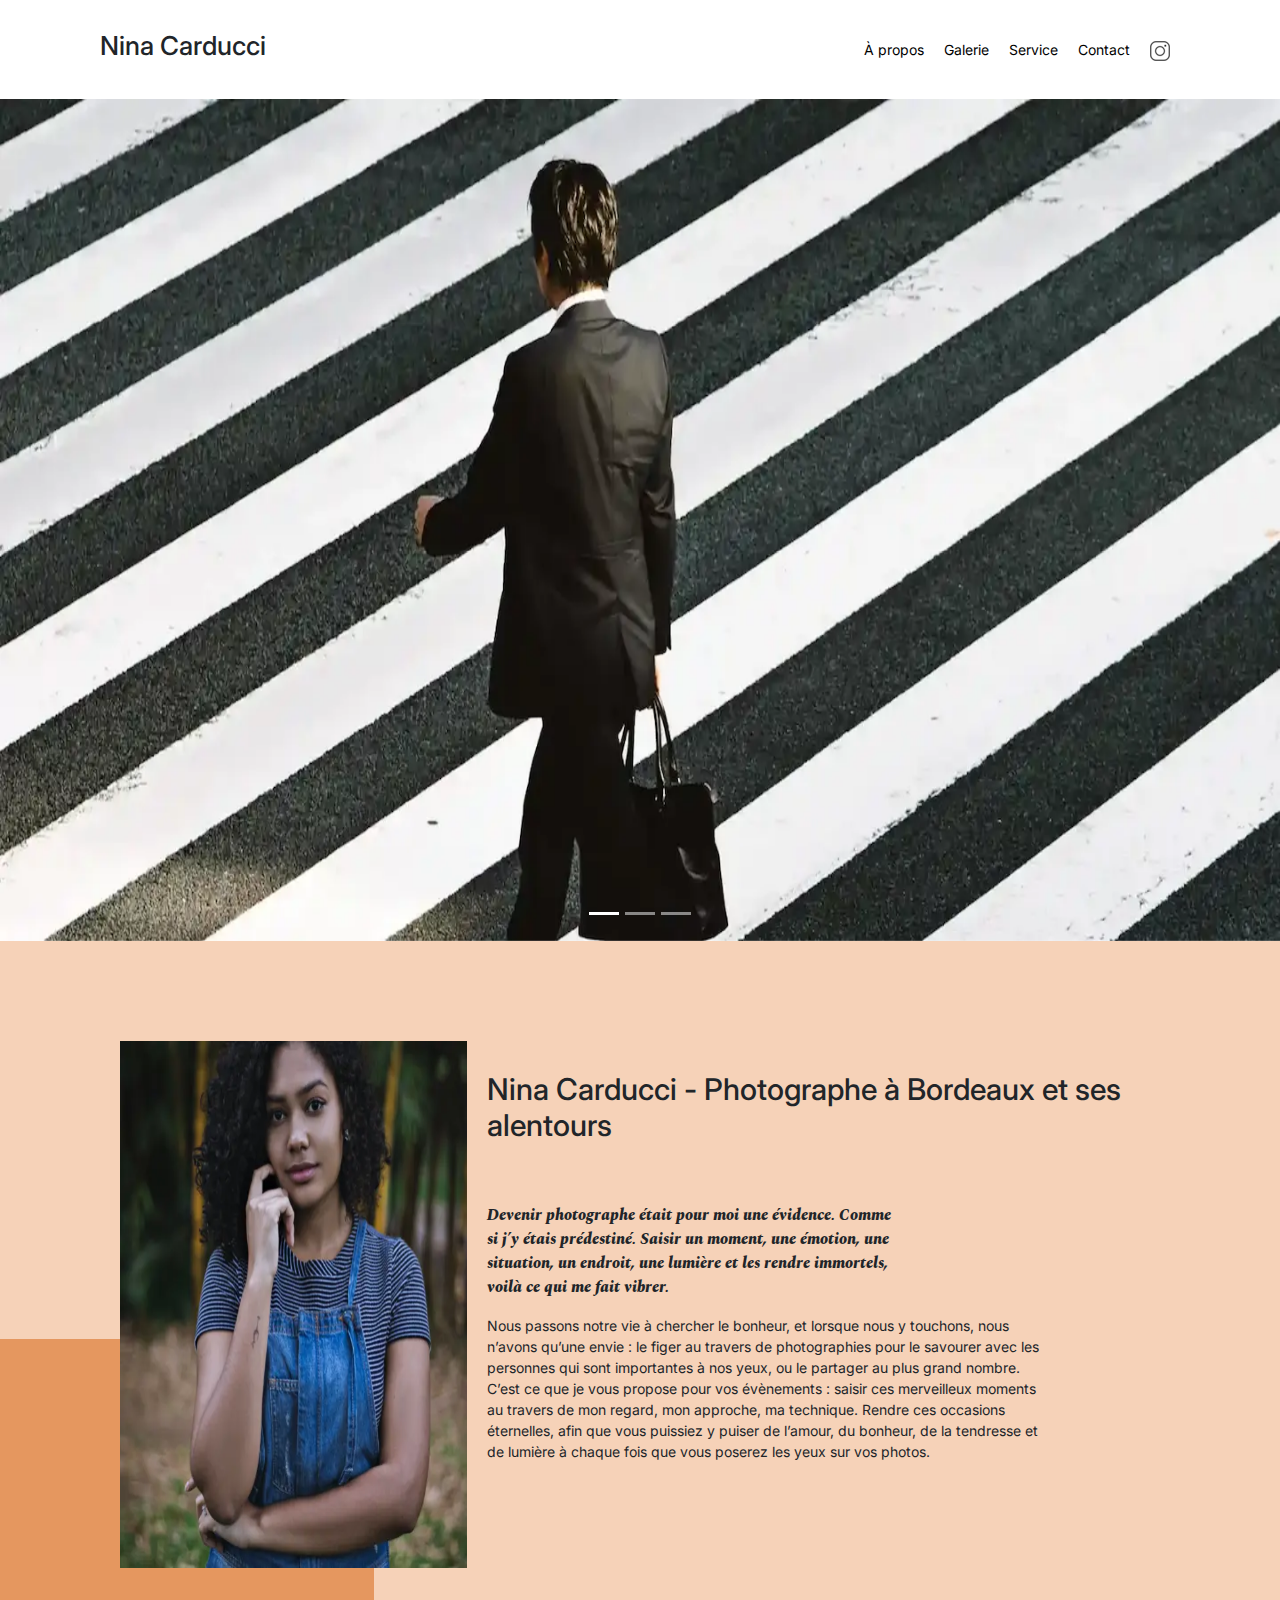
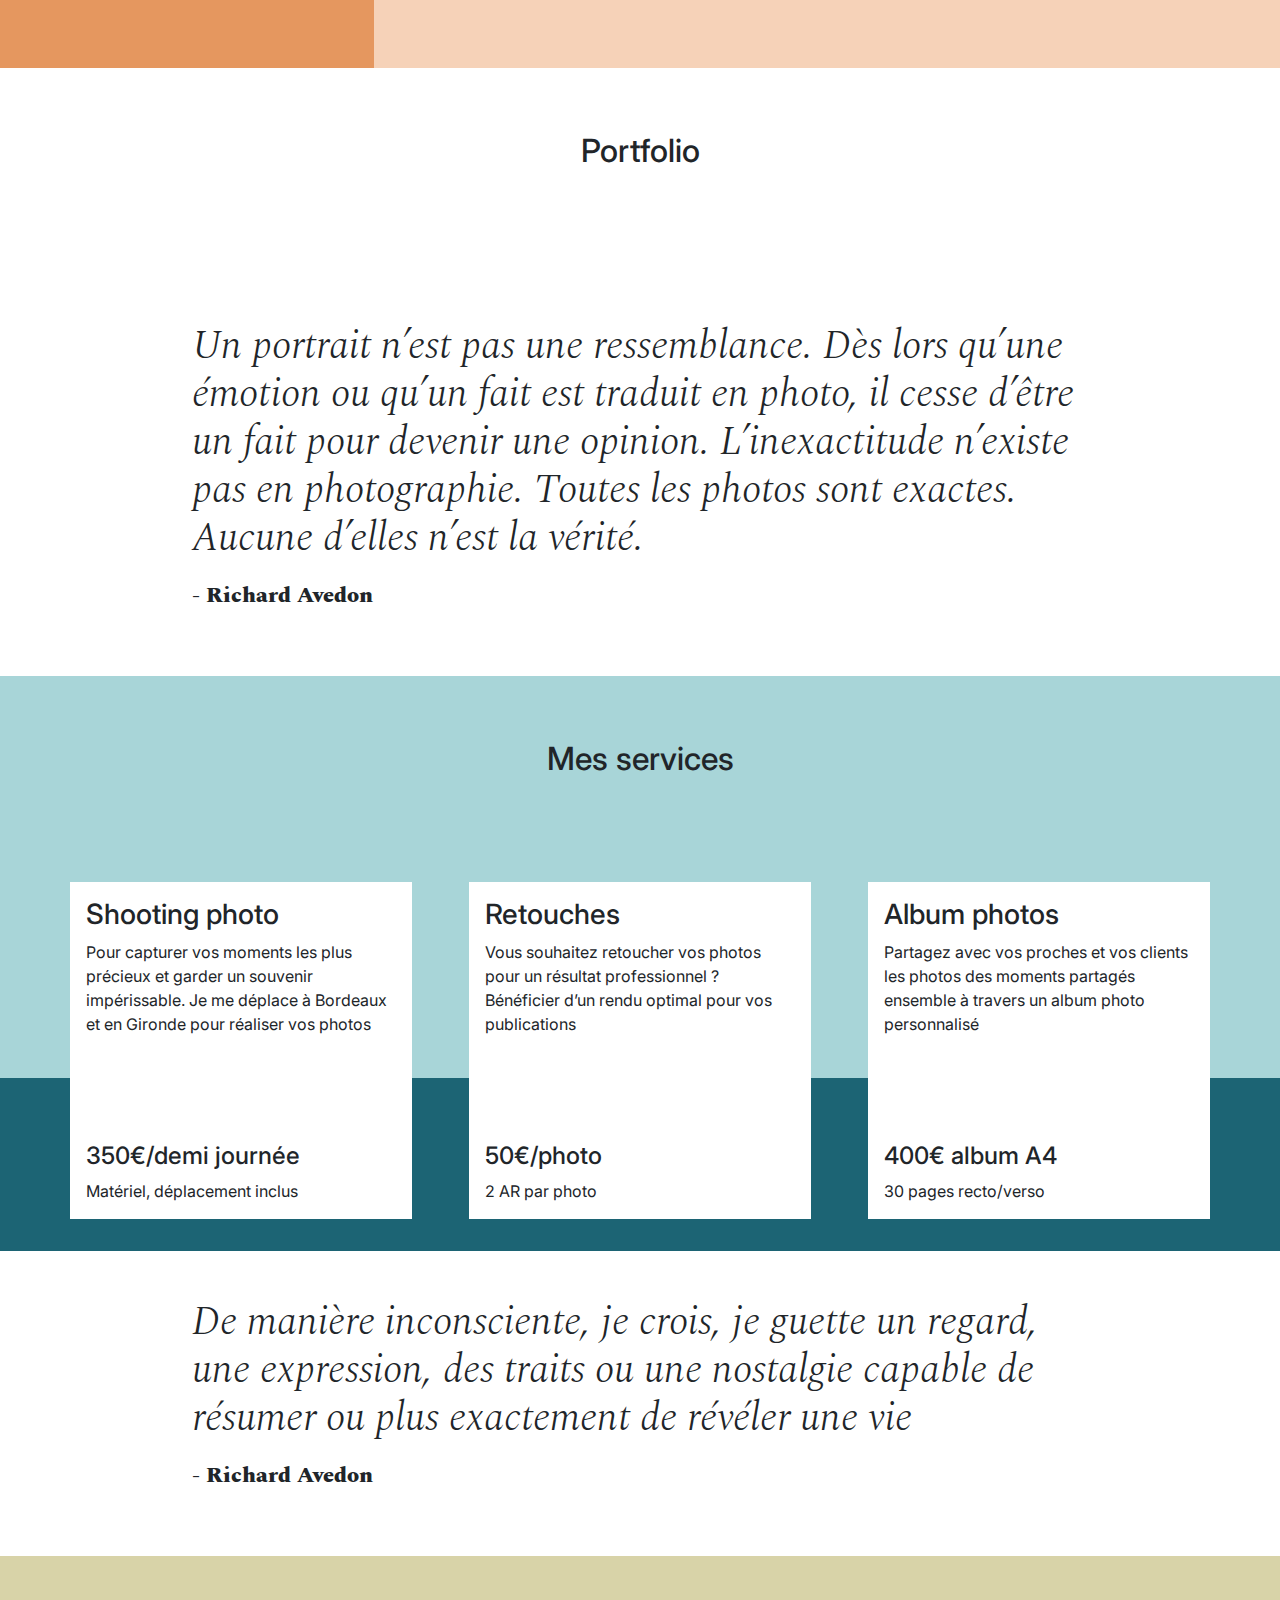
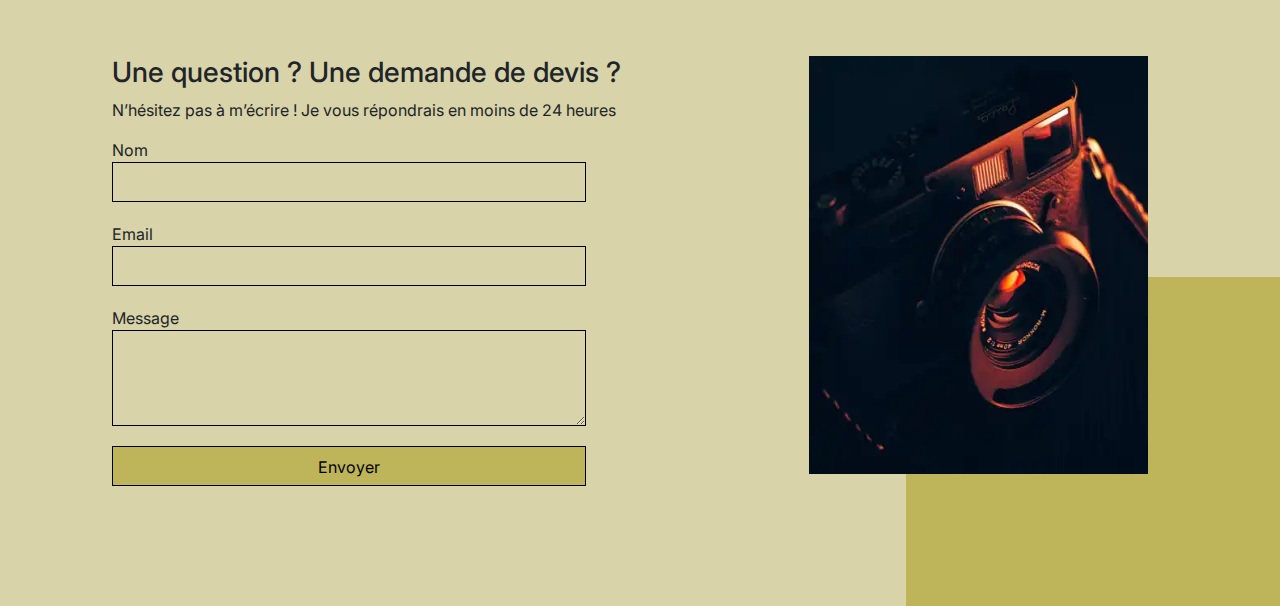
<file: index.html>
<!DOCTYPE html><html lang="fr-fr" prefix=" og: https://ogp.me/ns/website#"><head><meta name="viewport" content="width=device-width,initial-scale=1" /><meta name="google-site-verification" content="oUi47GJhdOAhpEYFqXyJdhilSeebxO3IxSy7YpGoUKU" /><link rel="stylesheet" href="./assets/bootstrap/bootstrap.css" /><link rel="stylesheet" href="./assets/style.css" /><link rel="preconnect" href="https://fonts.googleapis.com" /><link rel="preconnect" href="https://fonts.gstatic.com" crossorigin /><link href="https://fonts.googleapis.com/css2?family=Inter&family=Spectral:ital,wght@0,400;1,300;1,400;1,800&display=swap" rel="stylesheet" /><meta charset="UTF-8" /><script src="https://code.jquery.com/jquery-3.4.1.min.js" integrity="sha256-CSXorXvZcTkaix6Yvo6HppcZGetbYMGWSFlBw8HfCJo=" crossorigin="anonymous"></script><script defer src="https://cdn.jsdelivr.net/npm/bootstrap@5.2.3/dist/js/bootstrap.bundle.min.js" integrity="sha384-kenU1KFdBIe4zVF0s0G1M5b4hcpxyD9F7jL+jjXkk+Q2h455rYXK/7HAuoJl+0I4" crossorigin="anonymous"></script><script defer src="./assets/maugallery.js"></script><script defer src="./assets/scripts.js"></script><script type="application/ld+json">{ "@context": "http://schema.org", "@type": ["LocalBusiness", "Service"], "name": "Nina Carducci", "description": "Nina Carducci, photographe freelance à Bordeaux et ses alentours", "image": "https://beseb.github.io/nina_carducci_portfolio/assets/images/nina.webp", "url": "https://beseb.github.io/nina_carducci_portfolio/index.html", "address":{ "@type": "PostalAddress", "streetAddress": "68 avenue Alsace-Lorraine", "postalCode": "33200", "addressLocality": "Bordeaux", "addressCountry": "FR"}, "telephone": "05 56 67 78 89", "openingHours": "Mo-Fr 10:00-19:00", "priceRange": "50 € - 400 €"} </script><meta property="og:type" content="business.business" /><meta property="og:title" content="Nina Carducci Photographe Événementiel - Bordeaux" /><meta property="og:description" content="Nina Carducci, photographe freelance à Bordeaux et ses alentours" /><meta property="og:image" content="https://beseb.github.io/nina_carducci_portfolio/assets/images/nina.webp" /><meta property="og:url" content="https://beseb.github.io/nina_carducci_portfolio" /><meta property="business:contact_data:street_address" content="68 avenue Alsace-Lorraine" /><meta property="business:contact_data:postal_code" content="33200" /><meta property="business:contact_data:locality" content="Bordeaux" /><meta property="business:contact_data:country_name" content="France" /><meta property="business:contact_data:phone_number" content="05 56 67 78 89" /><meta property="business:hours:day" content="Monday-Friday" /><meta property="business:hours:start" content="10:00" /><meta property="business:hours:end" content="19:00" /><meta property="business:price_range" content="50€ - 400€" /><meta name="twitter:card" content="summary_large_image" /><meta name="twitter:title" content="Nina Carducci Photographe Événementiel - Bordeaux" /><meta name="twitter:description" content="Nina Carducci, photographe freelance à Bordeaux et ses alentours" /><meta name="twitter:image" content="https://beseb.github.io/nina_carducci_portfolio/assets/images/nina.webp" /><meta name="twitter:url" content="https://beseb.github.io/nina_carducci_portfolio" /><title>Nina Carducci Photographe Événementiel - Bordeaux</title><meta name="description" content="Nina Carducci vous accompagne pour photographier vos évènements les plus importants. Shooting, retouches et albums photos à Bordeaux et ses alentours" /><meta name="robots" content="index, follow" /></head><body><header class="top-header"><h1 class="name">Nina Carducci</h1><nav class="nav"><ul><li><a href="#about">À propos</a></li><li><a href="#gallery">Galerie</a></li><li><a href="#services">Service</a></li><li><a href="#contact">Contact</a></li><li><a class="social-link" href="https://www.instagram.com/ninacarducci.photo/?hl=fr" target="_blank"><img src="assets/images/instagram.webp" alt="Compte Instagram Nina Carducci" height="20" width="20" /></a></li></ul></nav></header><main><div id="carousel"><div id="carouselExampleIndicators" class="carousel slide" data-bs-ride="carousel"><div class="carousel-indicators"><button type="button" data-bs-target="#carouselExampleIndicators" data-bs-slide-to="0" class="active" aria-current="true" aria-label="Slide 1"></button><button type="button" data-bs-target="#carouselExampleIndicators" data-bs-slide-to="1" aria-label="Slide 2"></button><button type="button" data-bs-target="#carouselExampleIndicators" data-bs-slide-to="2" aria-label="Slide 3"></button></div><div class="carousel-inner"><div class="carousel-item active"><img src="./assets/images/slider/compressed/ryoji-iwata-wUZjnOv7t0g-unsplash.webp" class="d-block w-100" alt="photographie d'un homme en costume traversant un passage piéton" width="1821" height="842" /></div><div class="carousel-item"><img src="./assets/images/slider/compressed/nicholas-green-nPz8akkUmDI-unsplash.webp" class="d-block w-100" alt="photographie de spectateurs d'un concert" width="1821" height="842" /></div><div class="carousel-item"><img src="./assets/images/slider/compressed/edward-cisneros-3_h6-1NPDGw-unsplash.webp" class="d-block w-100" alt="photo de mariés s'embrassant" width="1821" height="842" /></div></div><button class="carousel-control-prev" type="button" data-bs-target="#carouselExampleIndicators" data-bs-slide="prev"><span class="carousel-control-prev-icon" aria-hidden="true"></span><span class="visually-hidden">Previous</span></button><button class="carousel-control-next" type="button" data-bs-target="#carouselExampleIndicators" data-bs-slide="next"><span class="carousel-control-next-icon" aria-hidden="true"></span><span class="visually-hidden">Next</span></button></div></div><div id="about"><div class="picture left"><img src="./assets/images/nina.webp" alt="Nina Carducci autoportrait" height="527" width="526" /></div><div id="about-me"><h2 class="about-me__title">Nina Carducci - Photographe à Bordeaux et ses alentours</h2><blockquote class="about-me__introduction" id="quote">Devenir photographe était pour moi une évidence. Comme si j’y étais prédestiné. Saisir un moment, une émotion, une situation, un endroit, une lumière et les rendre immortels, voilà ce qui me fait vibrer. </blockquote><p>Nous passons notre vie à chercher le bonheur, et lorsque nous y touchons, nous n’avons qu’une envie : le figer au travers de photographies pour le savourer avec les personnes qui sont importantes à nos yeux, ou le partager au plus grand nombre. C’est ce que je vous propose pour vos évènements : saisir ces merveilleux moments au travers de mon regard, mon approche, ma technique. Rendre ces occasions éternelles, afin que vous puissiez y puiser de l’amour, du bonheur, de la tendresse et de lumière à chaque fois que vous poserez les yeux sur vos photos. </p></div></div><div id="gallery"><h2 class="title">Portfolio</h2><div class="container py-3"><div class="gallery" style="display: none;"><img data-gallery-tag="Concert" class="gallery-item" src="./assets/images/gallery/concerts/compressed/aaron-paul-wnX-fXzB6Cw-unsplash.webp" alt="photographie d'une salle de concert" /><img data-gallery-tag="Entreprises" class="gallery-item" src="./assets/images/gallery/entreprise/compressed/ali-morshedlou-WMD64tMfc4k-unsplash.webp" alt="Portrait d'un homme en costume" /><img data-gallery-tag="Entreprises" class="gallery-item" src="./assets/images/gallery/entreprise/compressed/jason-goodman-tHO1_OuKbg0-unsplash.webp" alt="Photos de femmes en entreprise" /><img data-gallery-tag="Mariages" class="gallery-item" src="./assets/images/gallery/mariage/compressed/hannah-busing-RvF2R_qMpRk-unsplash.webp" alt="Photo de mains se tenant" /><img data-gallery-tag="Portrait" class="gallery-item" src="./assets/images/gallery/portraits/compressed/ade-tunji-rVkhWWZFAtQ-unsplash.webp" alt="Portrait d'un homme fermant les yeux au soleil" /><img data-gallery-tag="Mariages" class="gallery-item" src="./assets/images/gallery/mariage/compressed/jakob-owens-SiniLJkXhMc-unsplash.webp" alt="Séance Photo pour le mariage d'un couple" /><img data-gallery-tag="Portrait" class="gallery-item" src="./assets/images/gallery/portraits/compressed/nino-van-prattenburg--443cl1uR_8-unsplash.webp" alt="Shooting d'une femme portant à lunettes devant un grillage" /><img data-gallery-tag="Concert" class="gallery-item" src="./assets/images/gallery/concerts/compressed/austin-neill-hgO1wFPXl3I-unsplash.webp" alt="Photo d'un chanteur sur scène" /><img data-gallery-tag="Entreprises" class="gallery-item" src="./assets/images/gallery/entreprise/compressed/mateus-campos-felipe-Fsgzm8N0hIY-unsplash.webp" alt="Photo d'une femme souriante dans son bureau" /></div></div><div class="quote"><figure><blockquote><p class="quote__text">Un portrait n’est pas une ressemblance. Dès lors qu’une émotion ou qu’un fait est traduit en photo, il cesse d’être un fait pour devenir une opinion. L’inexactitude n’existe pas en photographie. Toutes les photos sont exactes. Aucune d’elles n’est la vérité. </p></blockquote><figcaption class="quote__author">- Richard Avedon</figcaption></figure></div></div><div id="services"><h2 class="title">Mes services</h2><div class="container"><div class="service"><div class="service__description"><h3>Shooting photo</h3><p>Pour capturer vos moments les plus précieux et garder un souvenir impérissable. Je me déplace à Bordeaux et en Gironde pour réaliser vos photos</p></div><div class="service__price"><h4>350€/demi journée</h4><span>Matériel, déplacement inclus</span></div></div><div class="service"><div class="service__description"><h3>Retouches</h3><p>Vous souhaitez retoucher vos photos pour un résultat professionnel ? Bénéficier d’un rendu optimal pour vos publications</p></div><div class="service__price"><h4>50€/photo</h4><span>2 AR par photo</span></div></div><div class="service"><div class="service__description"><h3>Album photos</h3><p>Partagez avec vos proches et vos clients les photos des moments partagés ensemble à travers un album photo personnalisé</p></div><div class="service__price"><h4>400€ album A4</h4><span>30 pages recto/verso</span></div></div></div></div><div class="quote"><figure><blockquote><p class="quote__text">De manière inconsciente, je crois, je guette un regard, une expression, des traits ou une nostalgie capable de résumer ou plus exactement de révéler une vie</p></blockquote><figcaption class="quote__author">- Richard Avedon</figcaption></figure></div></main><footer><div id="contact"><div class="container"><div class="form-container"><h3>Une question ? Une demande de devis ?</h3><p>N’hésitez pas à m’écrire ! Je vous répondrais en moins de 24 heures</p><form action="#" method="post" aria-label="Formulaire de contact"><label for="nom">Nom</label><input type="text" name="nom" id="nom" aria-required="true" aria-labelledby="nom" required /><label for="email">Email</label><input type="email" name="email" id="email" aria-required="true" aria-labelledby="email" required /><label for="message">Message</label><textarea name="message" id="message" cols="30" rows="10" aria-required="true" aria-labelledby="message" required></textarea><input type="submit" value="Envoyer" /></form></div><div class="picture right"><img src="./assets/images/camera.webp" alt="Photo d'un appareil photo" height="418" width="417" /></div></div></div></footer></body></html>
</file>
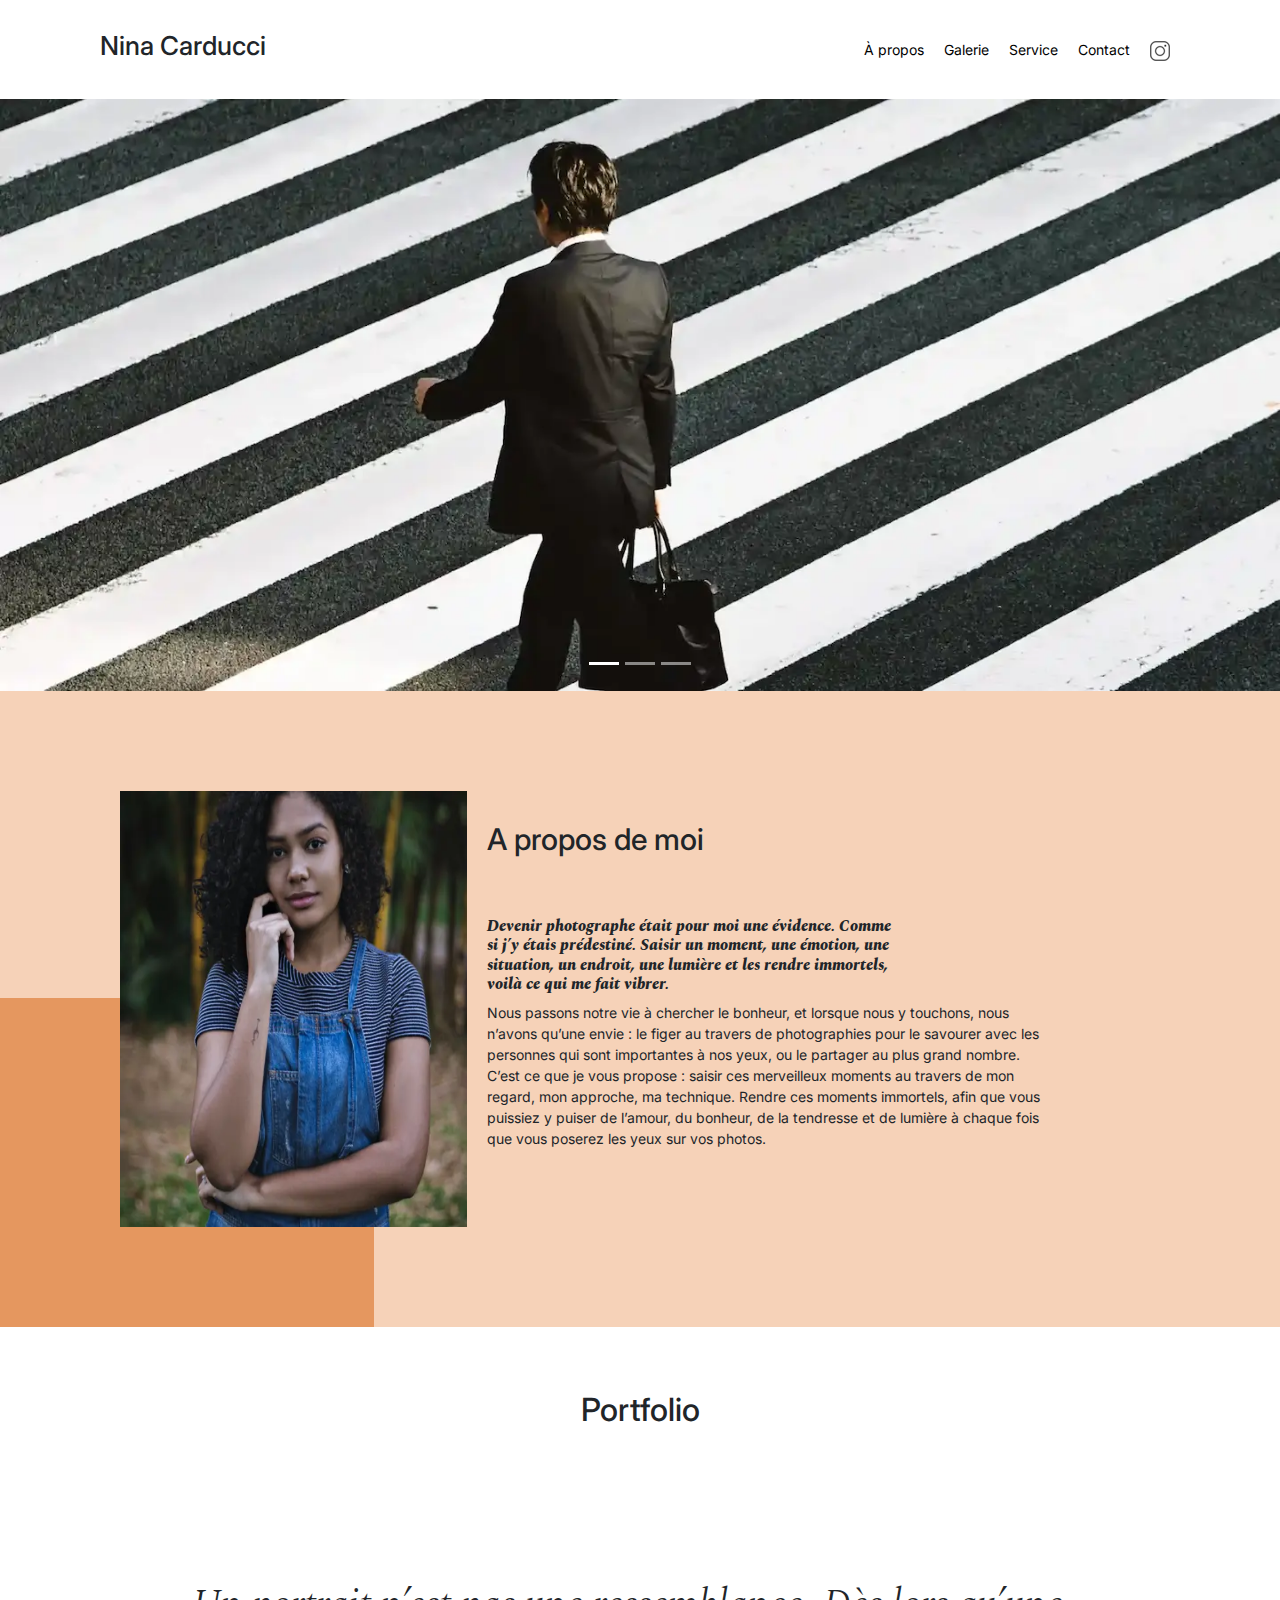
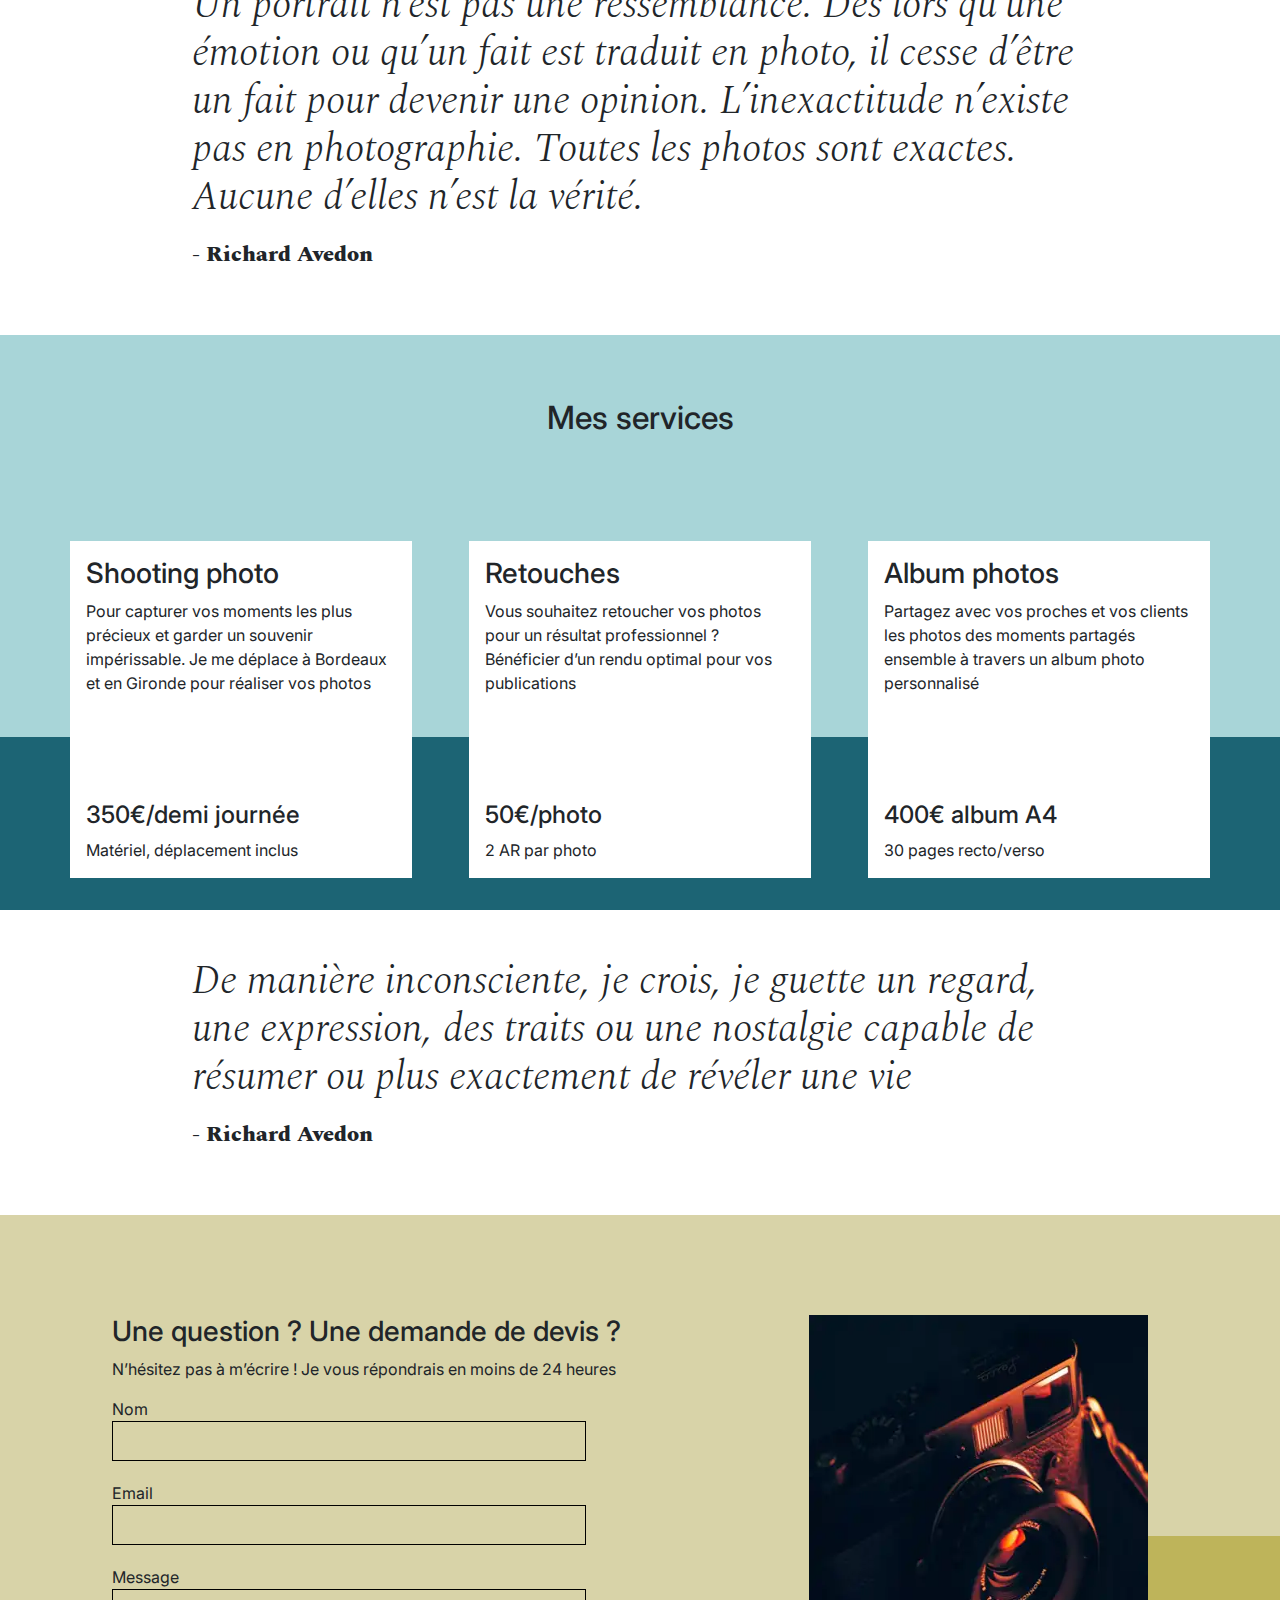
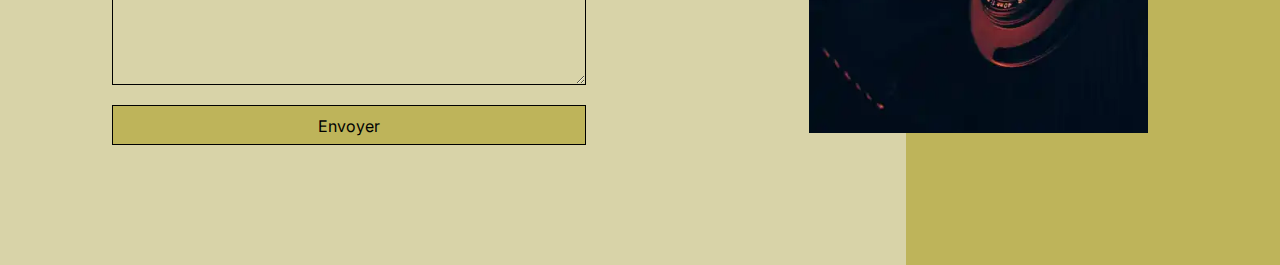
<file: accueil.html>
<!DOCTYPE html>
<html lang="fr-fr" prefix=" og: https://ogp.me/ns/website#">
    <head>
        <meta name="viewport" content="width=device-width,initial-scale=1" />
        <link rel="stylesheet" href="./assets/bootstrap/bootstrap.css" />
        <link rel="stylesheet" href="./assets/style.css" />
        <link rel="preconnect" href="https://fonts.googleapis.com" />
        <link rel="preconnect" href="https://fonts.gstatic.com" crossorigin />
        <link href="https://fonts.googleapis.com/css2?family=Inter&family=Spectral:ital,wght@0,400;1,300;1,400;1,800&display=swap" rel="stylesheet" />
        <meta charset="UTF-8" />
        <script defer="defer" src="./assets/bootstrap/bootstrap.bundle.js"></script>
        <script src="https://code.jquery.com/jquery-3.4.1.min.js" integrity="sha256-CSXorXvZcTkaix6Yvo6HppcZGetbYMGWSFlBw8HfCJo=" crossorigin="anonymous"></script>
        <script defer="defer" src="./assets/maugallery.js"></script>
        <script defer="defer" src="./assets/scripts.js"></script>
        <script type="application/ld+json">
            {
                "@context": "http://schema.org",
                "@type": ["LocalBusiness", "Service"],
                "name": "Nina Carducci",
                "description": "Nina Carducci, photographe freelance à Bordeaux et ses alentours",
                "image": "https://beseb.github.io/nina_carducci_portfolio/assets/images/nina.webp",
                "url": "https://beseb.github.io/nina_carducci_portfolio/index.html",
                "address": {
                    "@type": "PostalAddress",
                    "streetAddress": "68 avenue Alsace-Lorraine",
                    "postalCode": "33200",
                    "addressLocality": "Bordeaux",
                    "addressCountry": "FR"
                },
                "telephone": "05 56 67 78 89",
                "openingHours": "Mo-Fr 10:00-19:00",
                "priceRange": "50 € - 400 €"
            }
        </script>
        <meta property="og:type" content="business.business" />
        <meta property="og:title" content="Nina Carducci Photographe Événementiel - Bordeaux" />
        <meta property="og:description" content="Nina Carducci, photographe freelance à Bordeaux et ses alentours" />
        <meta property="og:image" content="https://beseb.github.io/nina_carducci_portfolio/assets/images/nina.webp" />
        <meta property="og:url" content="https://beseb.github.io/nina_carducci_portfolio" />
        <meta property="business:contact_data:street_address" content="68 avenue Alsace-Lorraine" />
        <meta property="business:contact_data:postal_code" content="33200" />
        <meta property="business:contact_data:locality" content="Bordeaux" />
        <meta property="business:contact_data:country_name" content="France" />
        <meta property="business:contact_data:phone_number" content="05 56 67 78 89" />
        <meta property="business:hours:day" content="Monday-Friday" />
        <meta property="business:hours:start" content="10:00" />
        <meta property="business:hours:end" content="19:00" />
        <meta property="business:price_range" content="50€ - 400€" />
        <meta name="twitter:card" content="summary_large_image" />
        <meta name="twitter:title" content="Nina Carducci Photographe Événementiel - Bordeaux" />
        <meta name="twitter:description" content="Nina Carducci, photographe freelance à Bordeaux et ses alentours" />
        <meta name="twitter:image" content="https://beseb.github.io/nina_carducci_portfolio/assets/images/nina.webp" />
        <meta name="twitter:url" content="https://beseb.github.io/nina_carducci_portfolio" />
        <title>Nina Carducci Photographe Événementiel - Bordeaux</title>
        <meta name="description" content="Nina Carducci, photographe, vous accompagne pour saisir vos évènements les plus importants. Shooting, retouches et albums photos à Bordeaux" />
        <code><meta name="robots" content="index, follow" /></code>
    </head>
    <body>
        <header class="top-header">
            <h1 class="name">Nina Carducci</h1>
            <nav class="nav">
                <ul>
                    <li><a href="#about">À propos</a></li>
                    <li><a href="#gallery">Galerie</a></li>
                    <li><a href="#services">Service</a></li>
                    <li><a href="#contact">Contact</a></li>
                    <li>
                        <a class="social-link" href="https://www.instagram.com/ninacarducci.photo/?hl=fr" target="_blank"><img src="assets/images/instagram.webp" alt="Compte Instagram Nina Carducci" height="20px" width="20px" /></a>
                    </li>
                </ul>
            </nav>
        </header>
        <main>
            <div id="carousel">
                <div id="carouselExampleIndicators" class="carousel slide" data-bs-ride="carousel">
                    <div class="carousel-indicators">
                        <button type="button" data-bs-target="#carouselExampleIndicators" data-bs-slide-to="0" class="active" aria-current="true" aria-label="Slide 1"></button>
                        <button type="button" data-bs-target="#carouselExampleIndicators" data-bs-slide-to="1" aria-label="Slide 2"></button>
                        <button type="button" data-bs-target="#carouselExampleIndicators" data-bs-slide-to="2" aria-label="Slide 3"></button>
                    </div>
                    <div class="carousel-inner">
                        <div class="carousel-item active">
                            <img src="./assets/images/slider/compressed/ryoji-iwata-wUZjnOv7t0g-unsplash.webp" class="d-block w-100" alt="photographie d'un homme en costume traversant un passage piéton" />
                        </div>
                        <div class="carousel-item"><img src="./assets/images/slider/compressed/nicholas-green-nPz8akkUmDI-unsplash.webp" class="d-block w-100" alt="photographie de spectateurs d'un concert" /></div>
                        <div class="carousel-item"><img src="./assets/images/slider/compressed/edward-cisneros-3_h6-1NPDGw-unsplash.webp" class="d-block w-100" alt="photo de mariés s'embrassant" /></div>
                    </div>
                    <button class="carousel-control-prev" type="button" data-bs-target="#carouselExampleIndicators" data-bs-slide="prev">
                        <span class="carousel-control-prev-icon" aria-hidden="true"></span><span class="visually-hidden">Previous</span>
                    </button>
                    <button class="carousel-control-next" type="button" data-bs-target="#carouselExampleIndicators" data-bs-slide="next">
                        <span class="carousel-control-next-icon" aria-hidden="true"></span><span class="visually-hidden">Next</span>
                    </button>
                </div>
            </div>
            <div id="about">
                <div class="picture left"><img src="./assets/images/nina.webp" alt="Nina Carducci autoportrait" height="436px" width="436px"/></div>
                <div id="about-me">
                    <h2 class="about-me__title">A propos de moi</h2>
                    <h3 class="about-me__introduction">
                        Devenir photographe était pour moi une évidence. Comme si j’y étais prédestiné. Saisir un moment, une émotion, une situation, un endroit, une lumière et les rendre immortels, voilà ce qui me fait vibrer.
                    </h3>
                    <p>
                        Nous passons notre vie à chercher le bonheur, et lorsque nous y touchons, nous n’avons qu’une envie : le figer au travers de photographies pour le savourer avec les personnes qui sont importantes à nos yeux, ou le
                        partager au plus grand nombre. C’est ce que je vous propose : saisir ces merveilleux moments au travers de mon regard, mon approche, ma technique. Rendre ces moments immortels, afin que vous puissiez y puiser de
                        l’amour, du bonheur, de la tendresse et de lumière à chaque fois que vous poserez les yeux sur vos photos.
                    </p>
                </div>
            </div>
            <div id="gallery">
                <h2 class="title">Portfolio</h2>
                <div class="container py-3">
                    <div class="gallery" style="display: none;">
                        <img data-gallery-tag="Concert" class="gallery-item" src="./assets/images/gallery/concerts/compressed/aaron-paul-wnX-fXzB6Cw-unsplash.webp" alt="photographie d'une salle de concert" />
                        <img data-gallery-tag="Entreprises" class="gallery-item" src="./assets/images/gallery/entreprise/compressed/ali-morshedlou-WMD64tMfc4k-unsplash.webp" alt="Portrait d'un homme en costume" />
                        <img data-gallery-tag="Entreprises" class="gallery-item" src="./assets/images/gallery/entreprise/compressed/jason-goodman-tHO1_OuKbg0-unsplash.webp" alt="Photos de femmes en entreprise" />
                        <img data-gallery-tag="Mariages" class="gallery-item" src="./assets/images/gallery/mariage/compressed/hannah-busing-RvF2R_qMpRk-unsplash.webp" alt="Photo de mains se tenant" />
                        <img data-gallery-tag="Portrait" class="gallery-item" src="./assets/images/gallery/portraits/compressed/ade-tunji-rVkhWWZFAtQ-unsplash.webp" alt="Portrait d'un homme fermant les yeux au soleil" />
                        <img data-gallery-tag="Mariages" class="gallery-item" src="./assets/images/gallery/mariage/compressed/jakob-owens-SiniLJkXhMc-unsplash.webp" alt="Séance Photo pour le mariage d'un couple" />
                        <img
                            data-gallery-tag="Portrait"
                            class="gallery-item"
                            src="./assets/images/gallery/portraits/compressed/nino-van-prattenburg--443cl1uR_8-unsplash.webp"
                            alt="Shooting d'une femme portant à lunettes devant un grillage"
                        />
                        <img data-gallery-tag="Concert" class="gallery-item" src="./assets/images/gallery/concerts/compressed/austin-neill-hgO1wFPXl3I-unsplash.webp" alt="Photo d'un chanteur sur scène" />
                        <img data-gallery-tag="Entreprises" class="gallery-item" src="./assets/images/gallery/entreprise/compressed/mateus-campos-felipe-Fsgzm8N0hIY-unsplash.webp" alt="Photo d'une femme souriante dans son bureau" />
                    </div>
                </div>
                <div class="quote">
                    <figure>
                        <blockquote>
                            <p class="quote__text">
                                Un portrait n’est pas une ressemblance. Dès lors qu’une émotion ou qu’un fait est traduit en photo, il cesse d’être un fait pour devenir une opinion. L’inexactitude n’existe pas en photographie. Toutes les
                                photos sont exactes. Aucune d’elles n’est la vérité.
                            </p>
                        </blockquote>
                        <figcaption class="quote__author">- Richard Avedon</figcaption>
                    </figure>
                </div>
            </div>
            <div id="services">
                <h2 class="title">Mes services</h2>
                <div class="container">
                    <div class="service">
                        <div class="service__description">
                            <h3>Shooting photo</h3>
                            <p>Pour capturer vos moments les plus précieux et garder un souvenir impérissable. Je me déplace à Bordeaux et en Gironde pour réaliser vos photos</p>
                        </div>
                        <div class="service__price">
                            <h4>350€/demi journée</h4>
                            <span>Matériel, déplacement inclus</span>
                        </div>
                    </div>
                    <div class="service">
                        <div class="service__description">
                            <h3>Retouches</h3>
                            <p>Vous souhaitez retoucher vos photos pour un résultat professionnel ? Bénéficier d’un rendu optimal pour vos publications</p>
                        </div>
                        <div class="service__price">
                            <h4>50€/photo</h4>
                            <span>2 AR par photo</span>
                        </div>
                    </div>
                    <div class="service">
                        <div class="service__description">
                            <h3>Album photos</h3>
                            <p>Partagez avec vos proches et vos clients les photos des moments partagés ensemble à travers un album photo personnalisé</p>
                        </div>
                        <div class="service__price">
                            <h4>400€ album A4</h4>
                            <span>30 pages recto/verso</span>
                        </div>
                    </div>
                </div>
            </div>
            <div class="quote">
                <figure>
                    <blockquote><p class="quote__text">De manière inconsciente, je crois, je guette un regard, une expression, des traits ou une nostalgie capable de résumer ou plus exactement de révéler une vie</p></blockquote>
                    <figcaption class="quote__author">- Richard Avedon</figcaption>
                </figure>
            </div>
        </main>
        <footer>
            <div id="contact">
                <div class="container">
                    <div class="form-container">
                        <h3>Une question ? Une demande de devis ?</h3>
                        <p>N’hésitez pas à m’écrire ! Je vous répondrais en moins de 24 heures</p>
                        <form action="#" method="post">
                            <label>Nom</label><input type="text" name="nom" id="nom" /><label>Email</label><input type="email" name="email" id="email" /><label>Message</label>
                            <textarea name="message" id="message" cols="30" rows="10"></textarea><input type="submit" value="Envoyer" />
                        </form>
                    </div>
                    <div class="picture right"><img src="./assets/images/camera.webp" alt="Photo d'un appareil photo" height="418px" width="417px" /></div>
                </div>
            </div>
        </footer>
    </body>
</html>
</file>
<file: assets/style.css>
body{max-width:1920px;margin:auto}*{font-family:"Inter";font-style:normal}.top-header{background-color:#fff;position:sticky;top:0;z-index:1000;display:flex;justify-content:space-between;padding-inline:100px;padding-block:30px;align-items:center}.top-header .name{font-size:26px}.nav ul{display:flex;list-style-type:none;font-size:14px;margin-bottom:0}.nav li{padding-inline:10px}.nav a{text-decoration:none;color:#000}.social-link img{width:20px}#about{display:flex;background-color:#f6d2b8;padding-inline:100px;padding-block:100px;position:relative}.picture.left::before{content:" ";background-color:#e5975f;width:374px;height:329px;position:absolute;bottom:0;left:0;z-index:-1}.picture{flex:1;margin:0 20px;z-index:0}.picture img{width:100%}#about-me{flex:2}.about-me__title{margin-top:1em;margin-bottom:60px;font-size:30px}.about-me__introduction{font-family:"Spectral";font-weight:800;font-style:italic;width:60%;font-size:1rem}#about-me p{width:80%;font-size:14px}.title{text-align:center;padding-block:2em}.gallery .nav{justify-content:center}.nav-pills .nav-link.active-tag,.nav-pills .show>.nav-link{color:#000;background-color:#beb45a;border-radius:0}.nav-pills .nav-link{color:#000}.item-column{position:relative;margin-bottom:0!important;padding:0}.item-column::after{content:"";display:block;padding-bottom:100%}.gallery-item{position:absolute;width:100%;height:100%;object-fit:cover;padding:.5em}.mg-prev,.mg-next{width:30px;height:30px;border-radius:0;justify-content:center;align-items:center;display:flex;font-size:24px}.quote{font-family:"Spectral";font-style:italic;width:70%;margin:auto;padding-block:3em}.quote__text{font-family:Spectral;font-style:italic;font-weight:300;font-size:2.5rem;line-height:1.2}.quote__author{font-family:Spectral;font-weight:800;font-size:22px}#services{margin:auto;background-color:#a8d5d8;position:relative}#services .container::before{content:" ";background-color:#1c6474;position:absolute;width:100%;height:30%;bottom:0;left:0;z-index:0}#services .container{justify-content:space-between;display:flex;padding:2em 0}.service{background-color:#fff;max-width:390px;width:30%;height:337px;padding:1em;display:flex;flex-direction:column;justify-content:space-between;z-index:1}#contact{margin:auto;background-color:#d8d3a8;position:relative;padding-inline:100px;padding-block:100px}#contact .container{display:flex}.picture.right::before{content:" ";background-color:#beb45a;width:374px;height:329px;position:absolute;bottom:0;right:0;z-index:-1}.form-container{flex:2}form{display:flex;flex-direction:column;width:70%;align-items:flex-start}form input{width:100%;background-color:transparent;border:solid 1px;height:2.5em;margin-bottom:20px}form textarea{width:100%;background-color:transparent;border:solid 1px;height:5em;line-height:2.5em;font-size:1.2em;margin-bottom:20px}input[type="submit"]{background-color:#beb45a;padding:.5em 1em}@media all and (max-width:1180px){.picture{flex:2}#about,#contact .container{align-items:center}.about-me__title{margin-top:0;margin-bottom:1em}#about-me h6,#about-me p{width:100%}}@media all and (max-width:1000px){#about{flex-direction:column}.picture{width:50%}.picture.left::before{width:100%;height:30%;position:absolute;bottom:auto;top:0;left:0;z-index:-1}.about-me__title{text-align:center;margin-top:1em}#services .container{flex-direction:column}.service{width:100%;max-width:100%;height:auto;margin:2em 0}.service__description{margin-bottom:1em}#services .container::before{width:30%;height:100%;bottom:0;right:0;left:auto;z-index:0}#contact .container{flex-direction:column}#contact .picture.right{margin-top:1em}.picture.right::before{width:100%;height:30%;position:absolute;bottom:0;right:0;z-index:-1}}@media all and (max-width:650px){.top-header{flex-direction:column;padding-inline:0}.top-header .nav,.top-header .nav ul{width:100%;padding:0 0 0 0}.top-header .nav li{flex:1;padding-block:1em;text-align:center}.picture.left::before,.picture.right::before{height:150px}#services .container{align-items:center}.service{max-width:90%}#about,#contact{padding-inline:2em;padding-block:2em}form{width:100%}.picture{width:80%}}
</file>
